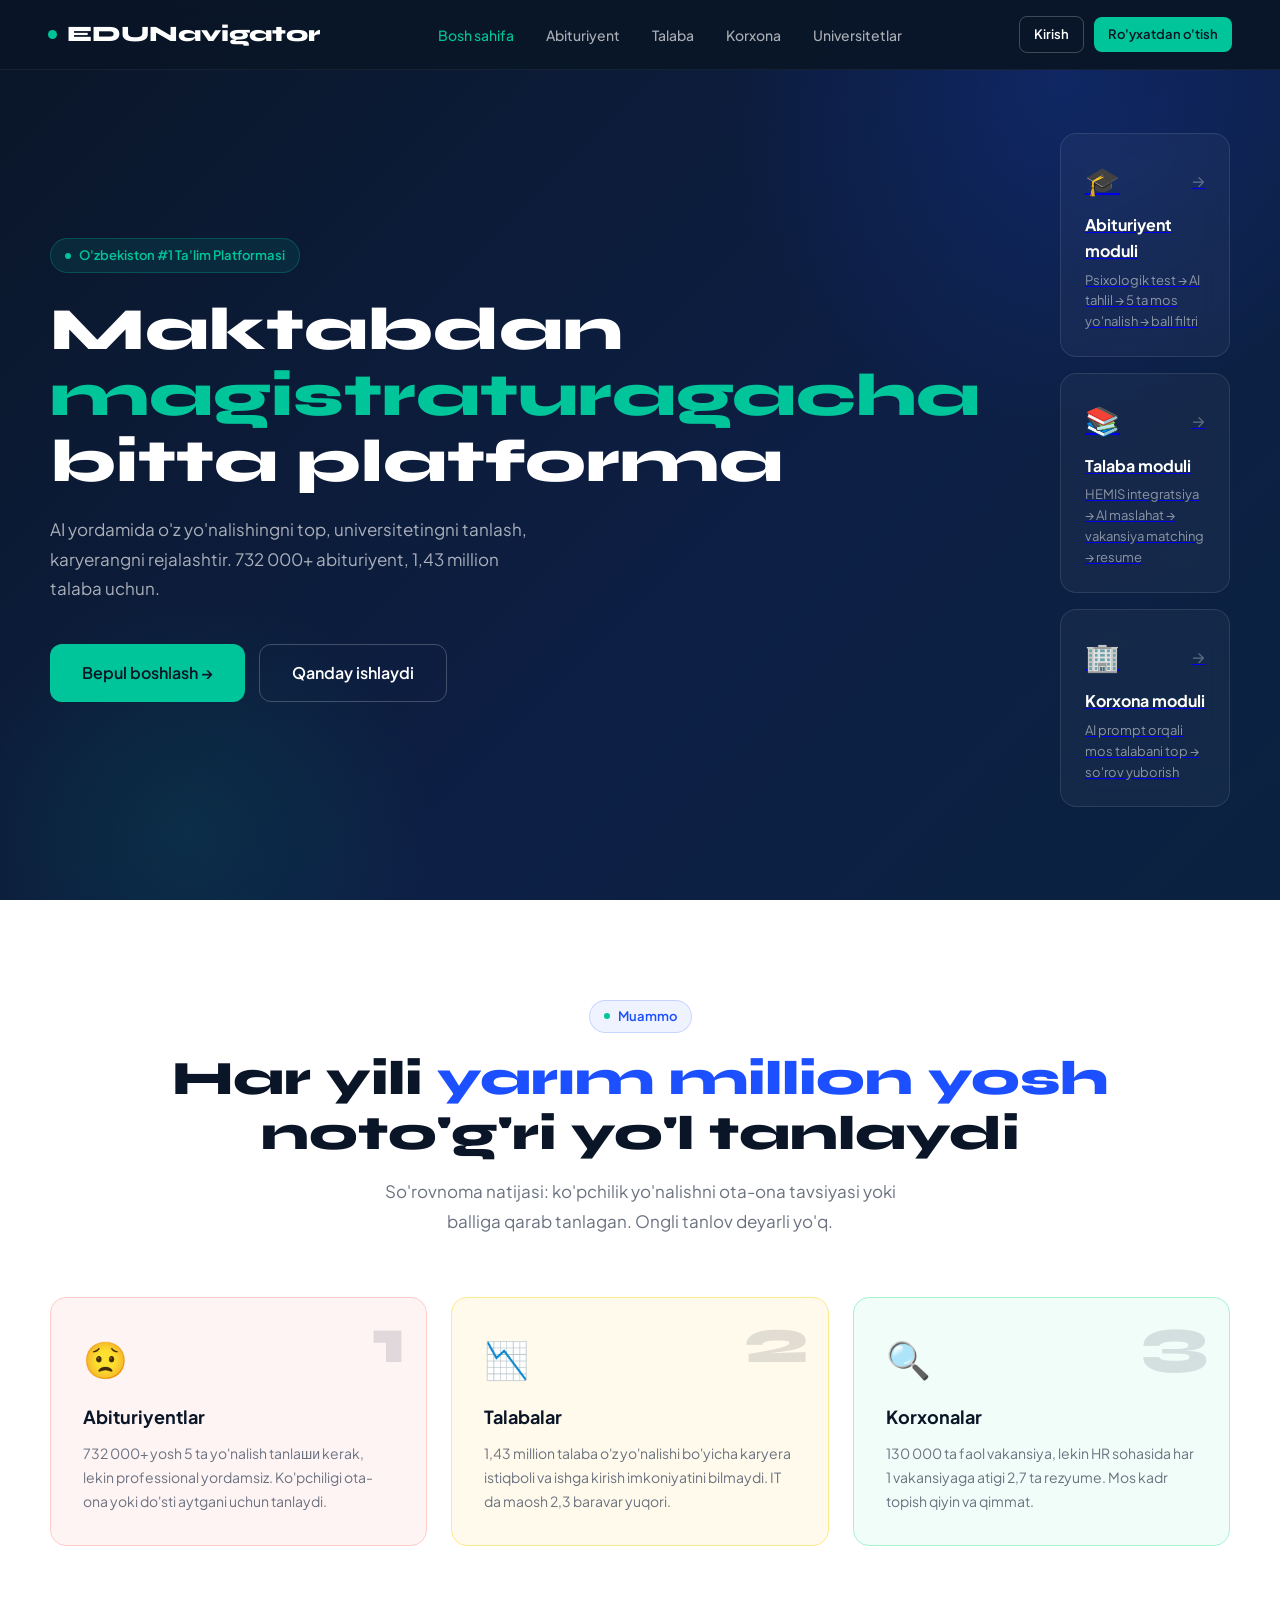
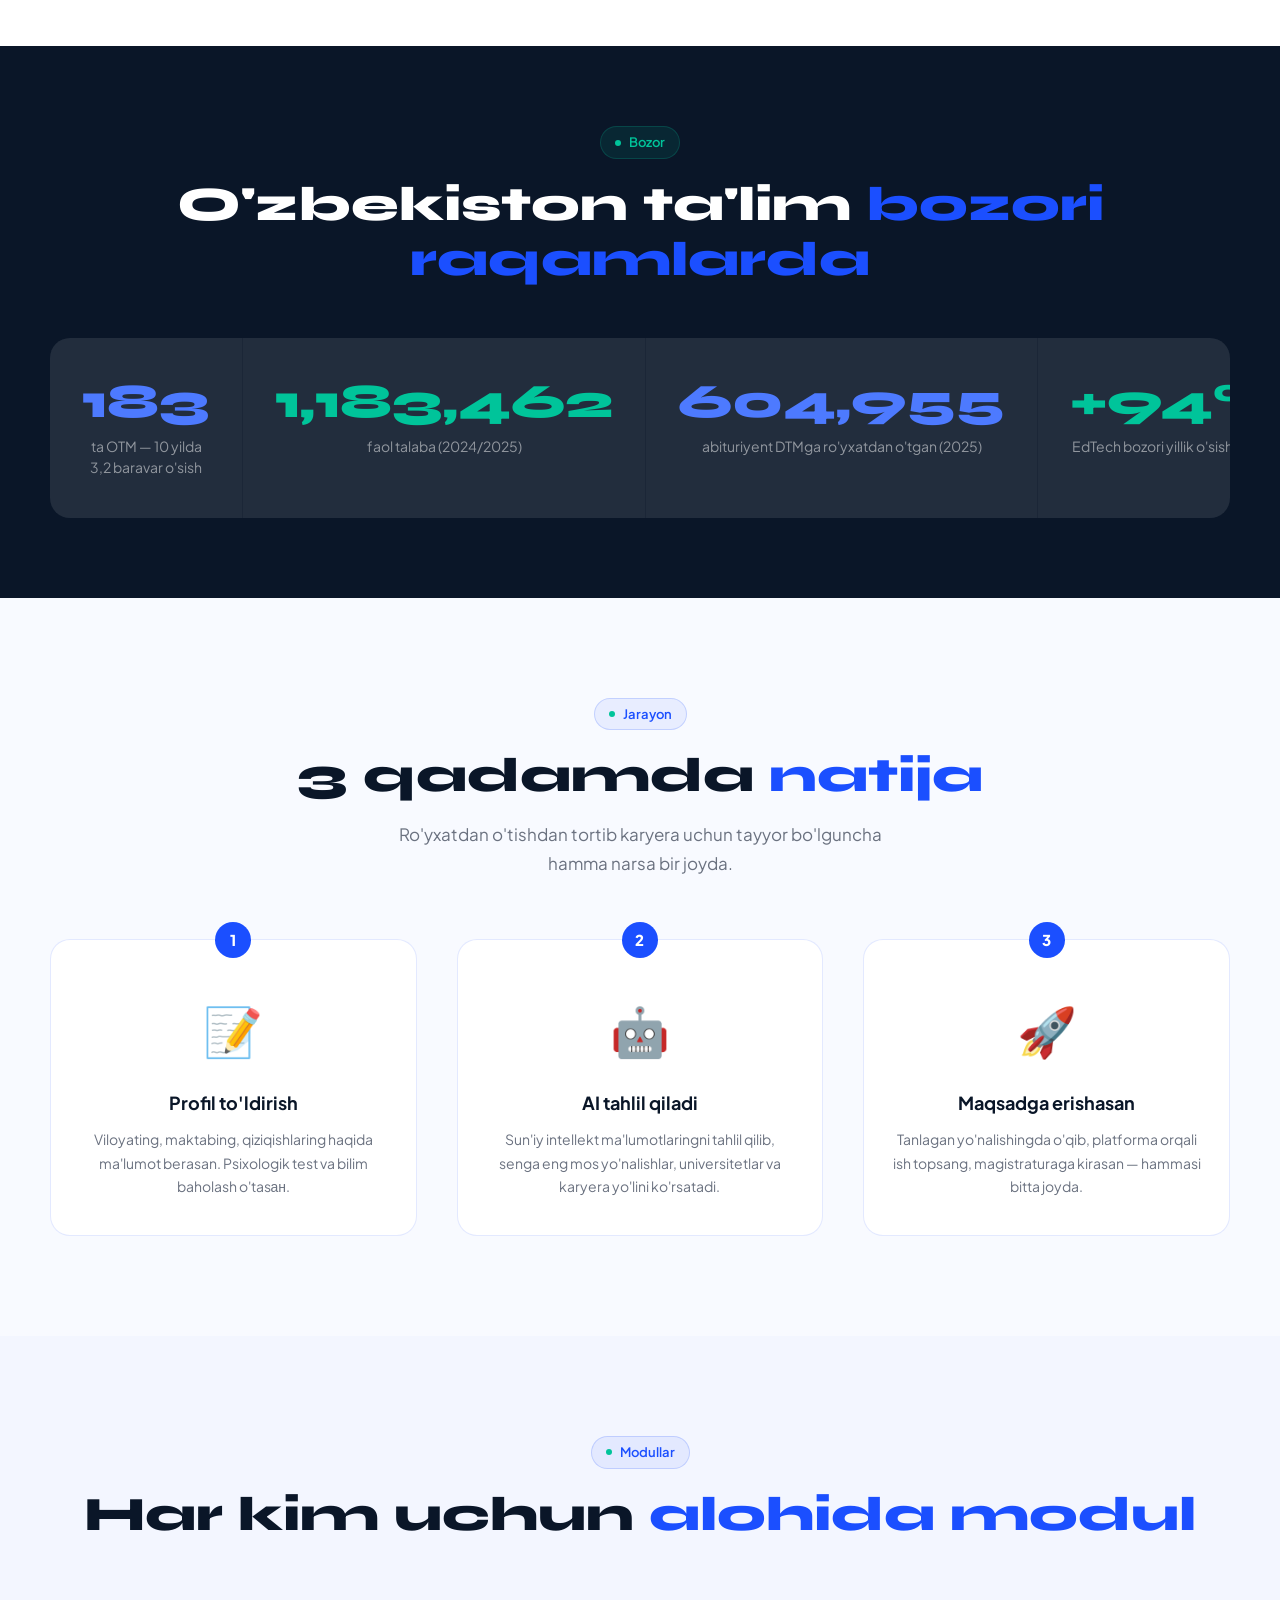
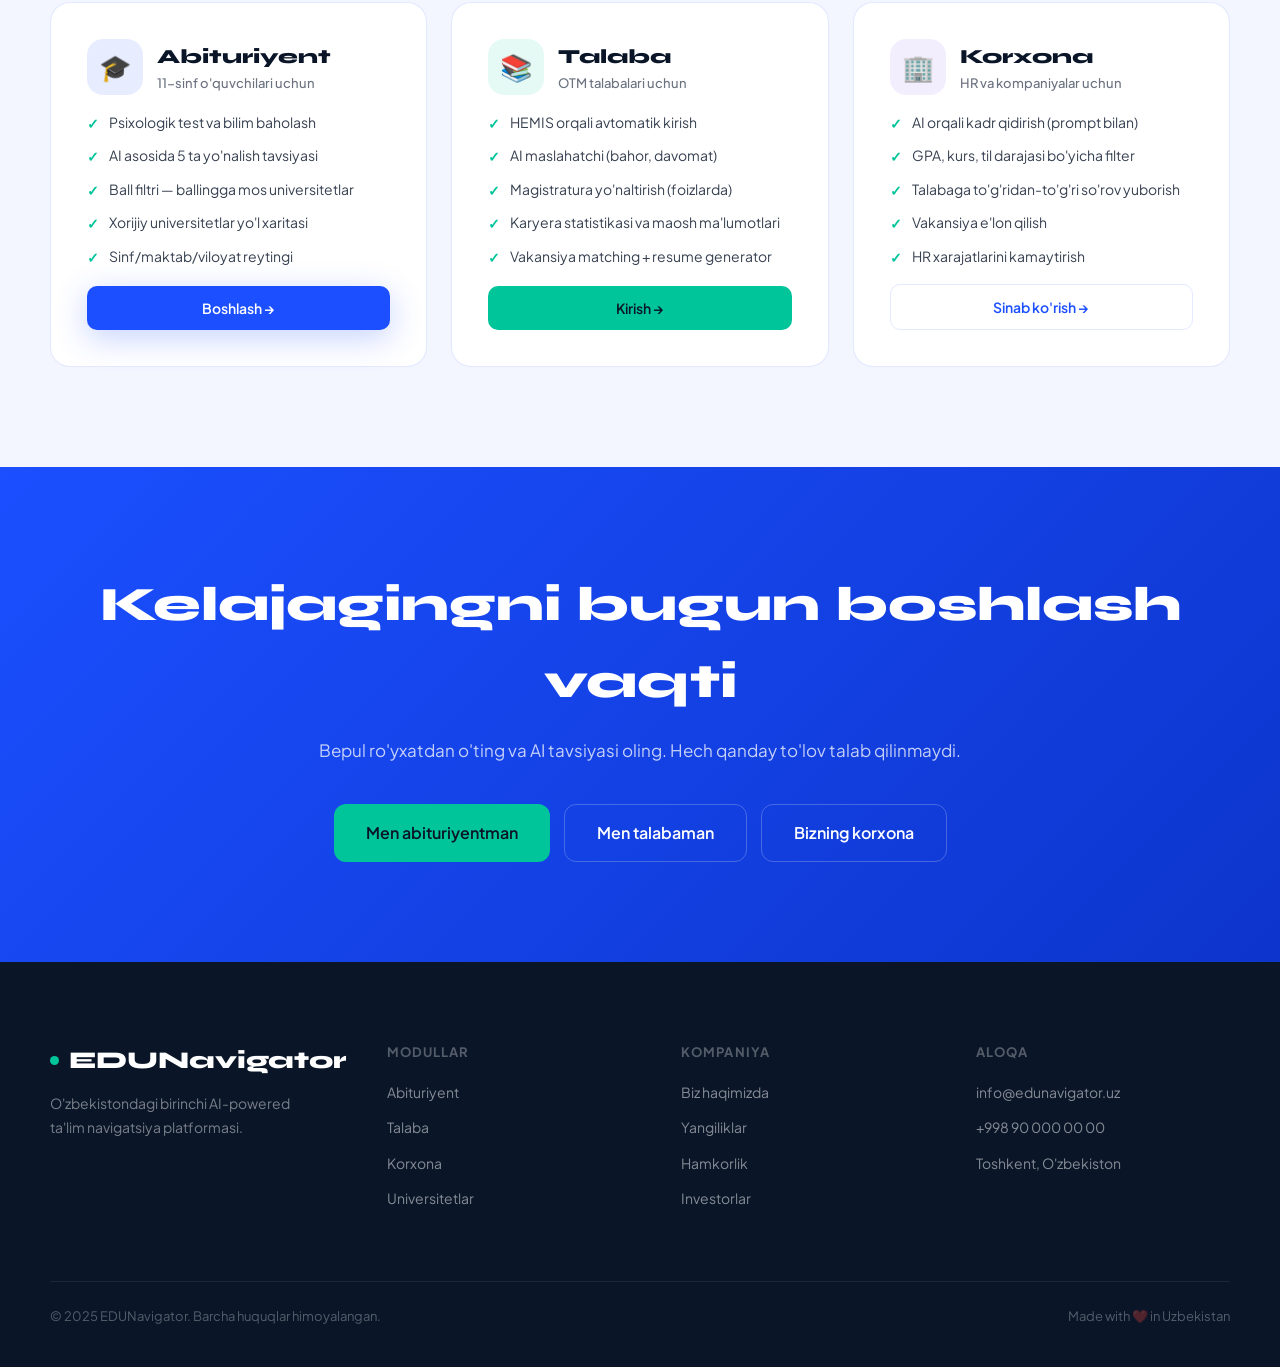
<file: index.html>
<!DOCTYPE html>
<html lang="uz">
<head>
<meta charset="UTF-8">
<meta name="viewport" content="width=device-width, initial-scale=1.0">
<title>EDUNavigator — Maktabdan magistraturagacha</title>
<link rel="stylesheet" href="css/main.css">
<style>
/* HERO */
.hero {
  min-height: 100vh;
  background: linear-gradient(135deg, var(--dark) 0%, #0d1f45 60%, #0a2240 100%);
  display: flex; align-items: center; justify-content: center;
  padding: 120px 48px 80px;
  position: relative; overflow: hidden;
}
.hero::before {
  content: '';
  position: absolute; top: -30%; right: -10%;
  width: 700px; height: 700px;
  background: radial-gradient(circle, rgba(27,79,255,0.18) 0%, transparent 70%);
  pointer-events: none;
}
.hero::after {
  content: '';
  position: absolute; bottom: -20%; left: -5%;
  width: 500px; height: 500px;
  background: radial-gradient(circle, rgba(0,196,154,0.1) 0%, transparent 70%);
  pointer-events: none;
}
.hero-inner { max-width: 1180px; margin: 0 auto; display: grid; grid-template-columns: 1fr 1fr; gap: 80px; align-items: center; width: 100%; position: relative; z-index: 1; }

.hero-tag {
  display: inline-flex; align-items: center; gap: 8px;
  background: rgba(0,196,154,0.1); color: var(--accent);
  border: 1px solid rgba(0,196,154,0.25);
  padding: 6px 14px; border-radius: 100px;
  font-size: 13px; font-weight: 600; margin-bottom: 24px;
}
.hero-tag span { width: 6px; height: 6px; background: var(--accent); border-radius: 50%; animation: pulse 2s infinite; }

.hero-title {
  font-family: var(--font-display);
  font-size: clamp(36px, 5vw, 60px);
  font-weight: 800; line-height: 1.1;
  color: #fff; margin-bottom: 20px;
}
.hero-title .blue { color: var(--blue-light); }
.hero-title .accent { color: var(--accent); }

.hero-sub {
  font-size: 17px; color: rgba(255,255,255,0.65);
  line-height: 1.75; margin-bottom: 40px; max-width: 480px;
}
.hero-btns { display: flex; gap: 14px; flex-wrap: wrap; }

/* Hero card */
.hero-card-wrap {
  display: flex; flex-direction: column; gap: 16px;
}
.hero-card {
  background: rgba(255,255,255,0.04);
  border: 1px solid rgba(255,255,255,0.1);
  border-radius: 16px; padding: 24px;
  backdrop-filter: blur(12px);
  transition: all 0.3s;
  cursor: pointer;
}
.hero-card:hover { background: rgba(255,255,255,0.08); transform: translateX(8px); }
.hero-card-top { display: flex; align-items: center; justify-content: space-between; margin-bottom: 10px; }
.hero-card-icon { font-size: 28px; }
.hero-card-arrow { color: rgba(255,255,255,0.3); font-size: 18px; transition: all 0.2s; }
.hero-card:hover .hero-card-arrow { color: var(--accent); transform: translateX(4px); }
.hero-card-title { font-size: 16px; font-weight: 700; color: #fff; margin-bottom: 6px; }
.hero-card-desc { font-size: 13px; color: rgba(255,255,255,0.5); line-height: 1.6; }

/* PROBLEM SECTION */
.problem-section {
  background: #fff; padding: 100px 48px;
}
.problem-grid {
  display: grid; grid-template-columns: repeat(3, 1fr); gap: 24px; margin-top: 60px;
}
.problem-card {
  border-radius: 16px; padding: 32px; position: relative; overflow: hidden;
}
.problem-card-1 { background: #FFF4F4; border: 1px solid #FECDCA; }
.problem-card-2 { background: #FFFAEB; border: 1px solid #FEE98A; }
.problem-card-3 { background: #F0FDF9; border: 1px solid #A7F3D0; }
.problem-num {
  font-family: var(--font-display); font-size: 64px; font-weight: 800;
  opacity: 0.12; position: absolute; top: 12px; right: 20px; line-height: 1;
}
.problem-icon { font-size: 36px; margin-bottom: 16px; }
.problem-title { font-size: 18px; font-weight: 700; color: var(--dark); margin-bottom: 10px; }
.problem-text { font-size: 14px; color: var(--gray); line-height: 1.7; }

/* STATS */
.stats-section {
  background: var(--dark); padding: 80px 48px;
}
.stats-inner { max-width: 1180px; margin: 0 auto; }
.stats-grid {
  display: grid; grid-template-columns: repeat(4, 1fr); gap: 1px;
  background: rgba(255,255,255,0.07); border-radius: 20px; overflow: hidden; margin-top: 50px;
}
.stat-item {
  background: rgba(255,255,255,0.03);
  padding: 40px 32px; text-align: center;
  transition: background 0.3s;
}
.stat-item:hover { background: rgba(255,255,255,0.07); }
.stat-item .num {
  font-family: var(--font-display); font-size: 48px; font-weight: 800;
  color: var(--blue-light); line-height: 1; margin-bottom: 10px;
}
.stat-item .num.acc { color: var(--accent); }
.stat-item .lbl { font-size: 14px; color: rgba(255,255,255,0.5); line-height: 1.5; }

/* HOW IT WORKS */
.how-section { padding: 100px 48px; }
.how-grid { display: grid; grid-template-columns: repeat(3, 1fr); gap: 40px; margin-top: 60px; }
.how-step {
  position: relative; padding: 36px 28px;
  background: #fff; border-radius: 20px; border: 1px solid var(--border);
  transition: all 0.3s; text-align: center;
}
.how-step:hover { transform: translateY(-6px); box-shadow: 0 24px 70px rgba(27,79,255,0.12); }
.how-step::before {
  content: attr(data-step);
  position: absolute; top: -18px; left: 50%; transform: translateX(-50%);
  width: 36px; height: 36px; border-radius: 50%;
  background: var(--blue); color: #fff;
  font-size: 15px; font-weight: 800;
  display: flex; align-items: center; justify-content: center;
}
.how-step-icon { font-size: 48px; margin: 16px 0 20px; }
.how-step-title { font-size: 18px; font-weight: 700; color: var(--dark); margin-bottom: 10px; }
.how-step-text { font-size: 14px; color: var(--gray); line-height: 1.7; }

/* MODULES */
.modules-section { background: var(--gray-light); padding: 100px 48px; }
.modules-grid { display: grid; grid-template-columns: repeat(3, 1fr); gap: 24px; margin-top: 60px; }
.module-card {
  background: #fff; border-radius: 20px; padding: 36px;
  border: 1px solid var(--border); transition: all 0.3s;
  display: flex; flex-direction: column; gap: 16px;
}
.module-card:hover { transform: translateY(-6px); box-shadow: 0 30px 80px rgba(10,22,40,0.13); border-color: var(--blue-light); }
.module-top { display: flex; align-items: center; gap: 14px; }
.module-icon { width: 56px; height: 56px; border-radius: 16px; display: flex; align-items: center; justify-content: center; font-size: 26px; flex-shrink: 0; }
.icon-blue { background: rgba(27,79,255,0.1); }
.icon-accent { background: rgba(0,196,154,0.1); }
.icon-purple { background: rgba(139,92,246,0.1); }
.module-name { font-family: var(--font-display); font-size: 20px; font-weight: 800; color: var(--dark); }
.module-for { font-size: 13px; color: var(--gray); font-weight: 500; }
.module-features { list-style: none; display: flex; flex-direction: column; gap: 10px; }
.module-features li { display: flex; align-items: flex-start; gap: 10px; font-size: 14px; color: #374151; }
.module-features li::before { content: '✓'; color: var(--accent); font-weight: 700; flex-shrink: 0; margin-top: 1px; }
.module-cta { margin-top: auto; }

/* CTA SECTION */
.cta-section {
  background: linear-gradient(135deg, var(--blue) 0%, #0d35cc 100%);
  padding: 100px 48px; text-align: center;
}
.cta-title { font-family: var(--font-display); font-size: clamp(28px, 4vw, 48px); font-weight: 800; color: #fff; margin-bottom: 16px; }
.cta-sub { font-size: 17px; color: rgba(255,255,255,0.75); margin-bottom: 40px; }
.cta-btns { display: flex; gap: 14px; justify-content: center; flex-wrap: wrap; }

@media(max-width:900px){
  .hero-inner { grid-template-columns: 1fr; gap: 40px; }
  .hero { padding: 100px 20px 60px; }
  .problem-grid, .how-grid, .modules-grid { grid-template-columns: 1fr; }
  .stats-grid { grid-template-columns: repeat(2,1fr); }
  .problem-section, .how-section, .modules-section, .cta-section { padding: 70px 20px; }
  .stats-section { padding: 60px 20px; }
}
</style>
</head>
<body>

<!-- NAVBAR -->
<nav class="navbar">
  <a href="index.html" class="navbar-logo">
    <span class="logo-dot"></span>EDUNavigator
  </a>
  <ul class="navbar-links">
    <li><a href="index.html" class="active">Bosh sahifa</a></li>
    <li><a href="abituriyent.html">Abituriyent</a></li>
    <li><a href="talaba.html">Talaba</a></li>
    <li><a href="korxona.html">Korxona</a></li>
    <li><a href="universitetlar.html">Universitetlar</a></li>
  </ul>
  <div class="navbar-actions">
    <a href="#" class="btn btn-outline btn-sm">Kirish</a>
    <a href="#" class="btn btn-accent btn-sm">Ro'yxatdan o'tish</a>
  </div>
</nav>

<!-- HERO -->
<section class="hero">
  <div class="hero-inner">
    <div>
      <div class="hero-tag"><span></span>O'zbekiston #1 Ta'lim Platformasi</div>
      <h1 class="hero-title">
        Maktabdan<br>
        <span class="accent">magistraturagacha</span><br>
        bitta platforma
      </h1>
      <p class="hero-sub">
        AI yordamida o'z yo'nalishingni top, universitetingni tanlash, karyerangni rejalashtir.
        732 000+ abituriyent, 1,43 million talaba uchun.
      </p>
      <div class="hero-btns">
        <a href="abituriyent.html" class="btn btn-accent btn-lg">Bepul boshlash →</a>
        <a href="#how" class="btn btn-outline btn-lg">Qanday ishlaydi</a>
      </div>
    </div>
    <div class="hero-card-wrap">
      <a href="abituriyent.html" class="hero-card">
        <div class="hero-card-top">
          <span class="hero-card-icon">🎓</span>
          <span class="hero-card-arrow">→</span>
        </div>
        <div class="hero-card-title">Abituriyent moduli</div>
        <div class="hero-card-desc">Psixologik test → AI tahlil → 5 ta mos yo'nalish → ball filtri</div>
      </a>
      <a href="talaba.html" class="hero-card">
        <div class="hero-card-top">
          <span class="hero-card-icon">📚</span>
          <span class="hero-card-arrow">→</span>
        </div>
        <div class="hero-card-title">Talaba moduli</div>
        <div class="hero-card-desc">HEMIS integratsiya → AI maslahat → vakansiya matching → resume</div>
      </a>
      <a href="korxona.html" class="hero-card">
        <div class="hero-card-top">
          <span class="hero-card-icon">🏢</span>
          <span class="hero-card-arrow">→</span>
        </div>
        <div class="hero-card-title">Korxona moduli</div>
        <div class="hero-card-desc">AI prompt orqali mos talabani top → so'rov yuborish</div>
      </a>
    </div>
  </div>
</section>

<!-- PROBLEM -->
<section class="problem-section">
  <div class="container">
    <div class="text-center">
      <div class="section-tag"><span class="dot"></span>Muammo</div>
      <h2 class="section-title">Har yili <span>yarım million yosh</span> noto'g'ri yo'l tanlaydi</h2>
      <p class="section-sub" style="margin: 0 auto;">So'rovnoma natijasi: ko'pchilik yo'nalishni ota-ona tavsiyasi yoki balliga qarab tanlagan. Ongli tanlov deyarli yo'q.</p>
    </div>
    <div class="problem-grid">
      <div class="problem-card problem-card-1 fade-up">
        <div class="problem-num">1</div>
        <div class="problem-icon">😟</div>
        <div class="problem-title">Abituriyentlar</div>
        <div class="problem-text">732 000+ yosh 5 ta yo'nalish tanlaши kerak, lekin professional yordamsiz. Ko'pchiligi ota-ona yoki do'sti aytgani uchun tanlaydi.</div>
      </div>
      <div class="problem-card problem-card-2 fade-up">
        <div class="problem-num">2</div>
        <div class="problem-icon">📉</div>
        <div class="problem-title">Talabalar</div>
        <div class="problem-text">1,43 million talaba o'z yo'nalishi bo'yicha karyera istiqboli va ishga kirish imkoniyatini bilmaydi. IT da maosh 2,3 baravar yuqori.</div>
      </div>
      <div class="problem-card problem-card-3 fade-up">
        <div class="problem-num">3</div>
        <div class="problem-icon">🔍</div>
        <div class="problem-title">Korxonalar</div>
        <div class="problem-text">130 000 ta faol vakansiya, lekin HR sohasida har 1 vakansiyaga atigi 2,7 ta rezyume. Mos kadr topish qiyin va qimmat.</div>
      </div>
    </div>
  </div>
</section>

<!-- STATS -->
<section class="stats-section">
  <div class="stats-inner">
    <div class="text-center">
      <div class="section-tag" style="background:rgba(0,196,154,0.1);color:var(--accent);border-color:rgba(0,196,154,0.2)"><span class="dot"></span>Bozor</div>
      <h2 class="section-title text-white">O'zbekiston ta'lim <span>bozori raqamlarda</span></h2>
    </div>
    <div class="stats-grid">
      <div class="stat-item fade-up">
        <div class="num" data-target="222">0</div>
        <div class="lbl">ta OTM — 10 yilda 3,2 baravar o'sish</div>
      </div>
      <div class="stat-item fade-up">
        <div class="num acc" data-target="1432800">0</div>
        <div class="lbl">faol talaba (2024/2025)</div>
      </div>
      <div class="stat-item fade-up">
        <div class="num" data-target="732411">0</div>
        <div class="lbl">abituriyent DTMga ro'yxatdan o'tgan (2025)</div>
      </div>
      <div class="stat-item fade-up">
        <div class="num acc">+94%</div>
        <div class="lbl">EdTech bozori yillik o'sish sur'ati</div>
      </div>
    </div>
  </div>
</section>

<!-- HOW IT WORKS -->
<section class="how-section" id="how">
  <div class="container">
    <div class="text-center">
      <div class="section-tag"><span class="dot"></span>Jarayon</div>
      <h2 class="section-title">3 qadamda <span>natija</span></h2>
      <p class="section-sub" style="margin: 0 auto;">Ro'yxatdan o'tishdan tortib karyera uchun tayyor bo'lguncha hamma narsa bir joyda.</p>
    </div>
    <div class="how-grid">
      <div class="how-step fade-up" data-step="1">
        <div class="how-step-icon">📝</div>
        <div class="how-step-title">Profil to'ldirish</div>
        <div class="how-step-text">Viloyating, maktabing, qiziqishlaring haqida ma'lumot berasan. Psixologik test va bilim baholash o'tasан.</div>
      </div>
      <div class="how-step fade-up" data-step="2">
        <div class="how-step-icon">🤖</div>
        <div class="how-step-title">AI tahlil qiladi</div>
        <div class="how-step-text">Sun'iy intellekt ma'lumotlaringni tahlil qilib, senga eng mos yo'nalishlar, universitetlar va karyera yo'lini ko'rsatadi.</div>
      </div>
      <div class="how-step fade-up" data-step="3">
        <div class="how-step-icon">🚀</div>
        <div class="how-step-title">Maqsadga erishasan</div>
        <div class="how-step-text">Tanlagan yo'nalishingda o'qib, platforma orqali ish topsang, magistraturaga kirasan — hammasi bitta joyda.</div>
      </div>
    </div>
  </div>
</section>

<!-- MODULES -->
<section class="modules-section">
  <div class="container">
    <div class="text-center">
      <div class="section-tag"><span class="dot"></span>Modullar</div>
      <h2 class="section-title">Har kim uchun <span>alohida modul</span></h2>
    </div>
    <div class="modules-grid">
      <!-- Abituriyent -->
      <div class="module-card fade-up">
        <div class="module-top">
          <div class="module-icon icon-blue">🎓</div>
          <div>
            <div class="module-name">Abituriyent</div>
            <div class="module-for">11-sinf o'quvchilari uchun</div>
          </div>
        </div>
        <ul class="module-features">
          <li>Psixologik test va bilim baholash</li>
          <li>AI asosida 5 ta yo'nalish tavsiyasi</li>
          <li>Ball filtri — ballingga mos universitetlar</li>
          <li>Xorijiy universitetlar yo'l xaritasi</li>
          <li>Sinf/maktab/viloyat reytingi</li>
        </ul>
        <div class="module-cta">
          <a href="abituriyent.html" class="btn btn-primary" style="width:100%; justify-content:center;">Boshlash →</a>
        </div>
      </div>
      <!-- Talaba -->
      <div class="module-card fade-up">
        <div class="module-top">
          <div class="module-icon icon-accent">📚</div>
          <div>
            <div class="module-name">Talaba</div>
            <div class="module-for">OTM talabalari uchun</div>
          </div>
        </div>
        <ul class="module-features">
          <li>HEMIS orqali avtomatik kirish</li>
          <li>AI maslahatchi (bahor, davomat)</li>
          <li>Magistratura yo'naltirish (foizlarda)</li>
          <li>Karyera statistikasi va maosh ma'lumotlari</li>
          <li>Vakansiya matching + resume generator</li>
        </ul>
        <div class="module-cta">
          <a href="talaba.html" class="btn btn-accent" style="width:100%; justify-content:center;">Kirish →</a>
        </div>
      </div>
      <!-- Korxona -->
      <div class="module-card fade-up">
        <div class="module-top">
          <div class="module-icon icon-purple">🏢</div>
          <div>
            <div class="module-name">Korxona</div>
            <div class="module-for">HR va kompaniyalar uchun</div>
          </div>
        </div>
        <ul class="module-features">
          <li>AI orqali kadr qidirish (prompt bilan)</li>
          <li>GPA, kurs, til darajasi bo'yicha filter</li>
          <li>Talabaga to'g'ridan-to'g'ri so'rov yuborish</li>
          <li>Vakansiya e'lon qilish</li>
          <li>HR xarajatlarini kamaytirish</li>
        </ul>
        <div class="module-cta">
          <a href="korxona.html" class="btn btn-ghost" style="width:100%; justify-content:center;">Sinab ko'rish →</a>
        </div>
      </div>
    </div>
  </div>
</section>

<!-- CTA -->
<section class="cta-section">
  <div class="container">
    <h2 class="cta-title">Kelajagingni bugun boshlash vaqti</h2>
    <p class="cta-sub">Bepul ro'yxatdan o'ting va AI tavsiyasi oling. Hech qanday to'lov talab qilinmaydi.</p>
    <div class="cta-btns">
      <a href="abituriyent.html" class="btn btn-accent btn-lg">Men abituriyentman</a>
      <a href="talaba.html" class="btn btn-outline btn-lg">Men talabaman</a>
      <a href="korxona.html" class="btn btn-outline btn-lg">Bizning korxona</a>
    </div>
  </div>
</section>

<!-- FOOTER -->
<footer class="footer">
  <div class="container">
    <div class="grid-4" style="gap:40px;">
      <div>
        <div class="footer-logo"><span class="logo-dot"></span>EDUNavigator</div>
        <div class="footer-desc">O'zbekistondagi birinchi AI-powered ta'lim navigatsiya platformasi.</div>
      </div>
      <div>
        <div class="footer-heading">Modullar</div>
        <ul class="footer-links">
          <li><a href="abituriyent.html">Abituriyent</a></li>
          <li><a href="talaba.html">Talaba</a></li>
          <li><a href="korxona.html">Korxona</a></li>
          <li><a href="universitetlar.html">Universitetlar</a></li>
        </ul>
      </div>
      <div>
        <div class="footer-heading">Kompaniya</div>
        <ul class="footer-links">
          <li><a href="#">Biz haqimizda</a></li>
          <li><a href="#">Yangiliklar</a></li>
          <li><a href="#">Hamkorlik</a></li>
          <li><a href="#">Investorlar</a></li>
        </ul>
      </div>
      <div>
        <div class="footer-heading">Aloqa</div>
        <ul class="footer-links">
          <li><a href="#">info@edunavigator.uz</a></li>
          <li><a href="#">+998 90 000 00 00</a></li>
          <li><a href="#">Toshkent, O'zbekiston</a></li>
        </ul>
      </div>
    </div>
    <div class="footer-bottom">
      <span>© 2025 EDUNavigator. Barcha huquqlar himoyalangan.</span>
      <span>Made with ❤️ in Uzbekistan</span>
    </div>
  </div>
</footer>

<script src="js/main.js"></script>
</body>
</html>
</file>
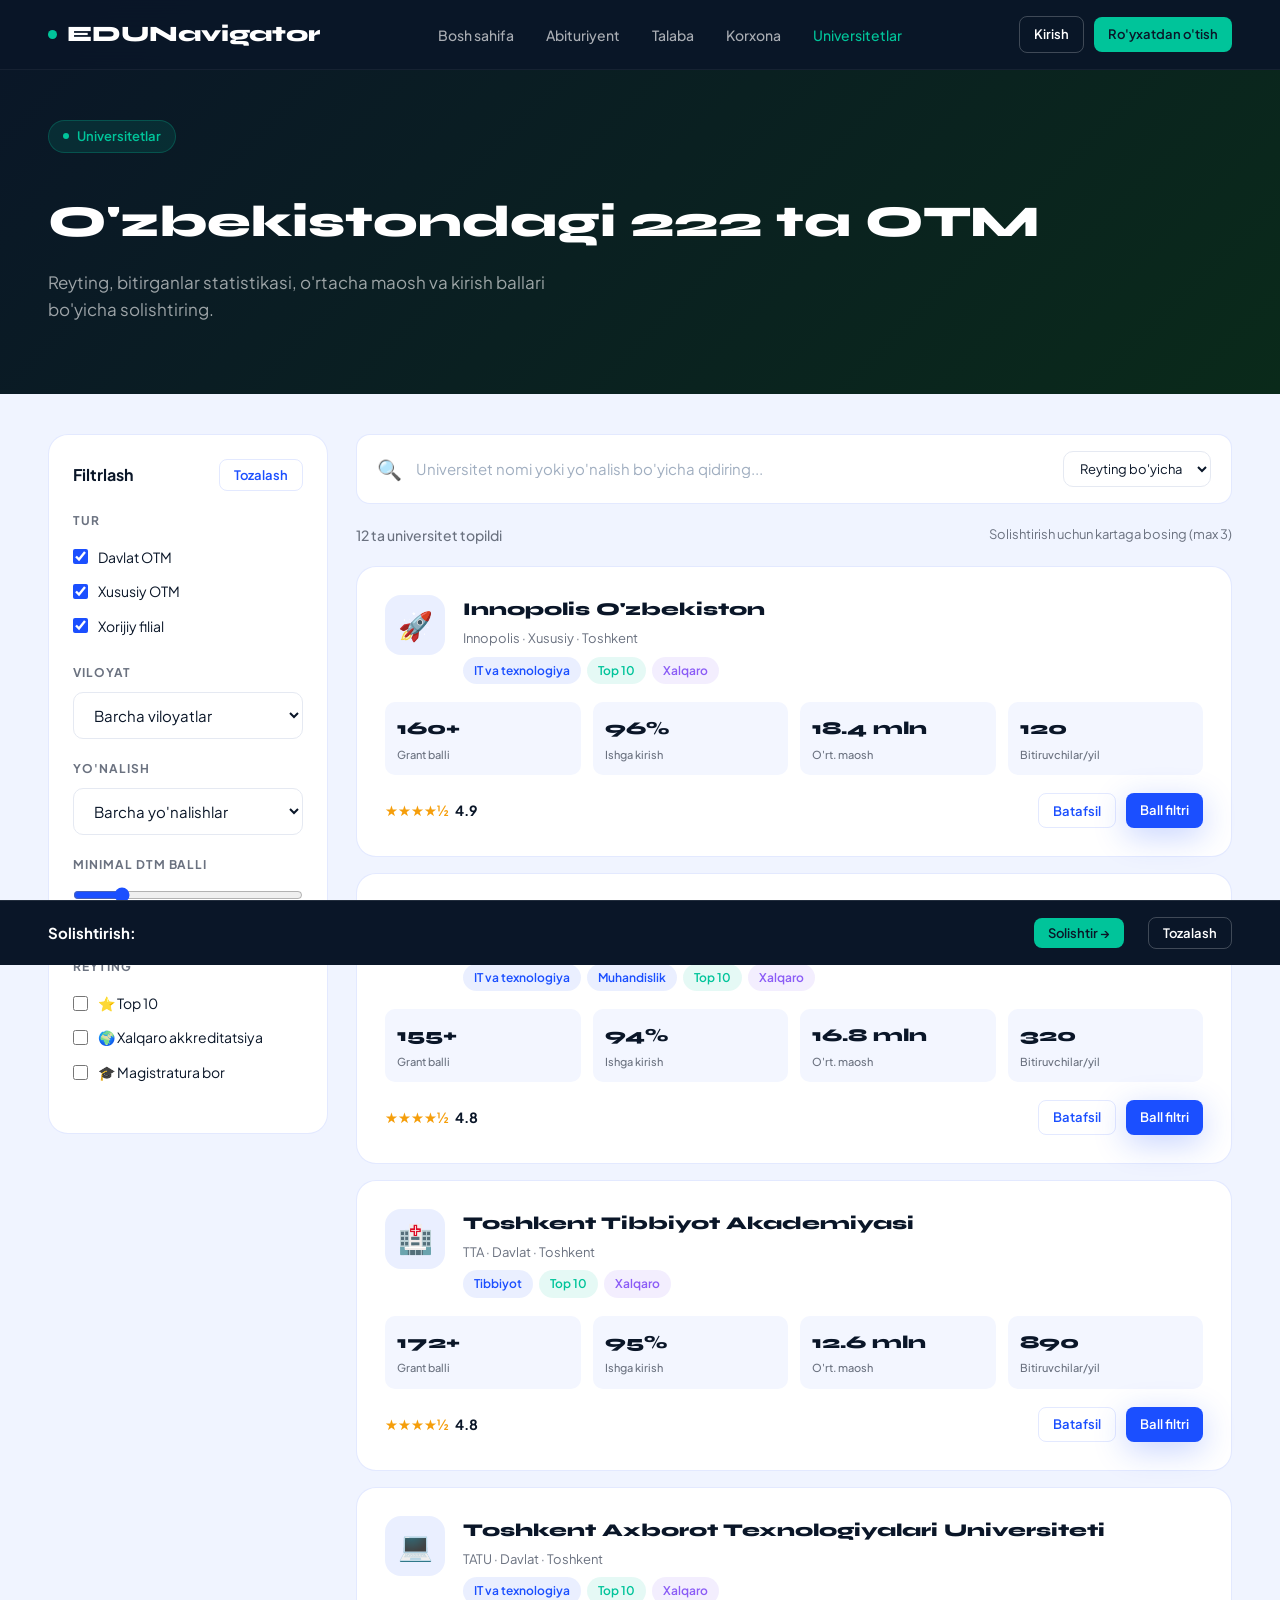
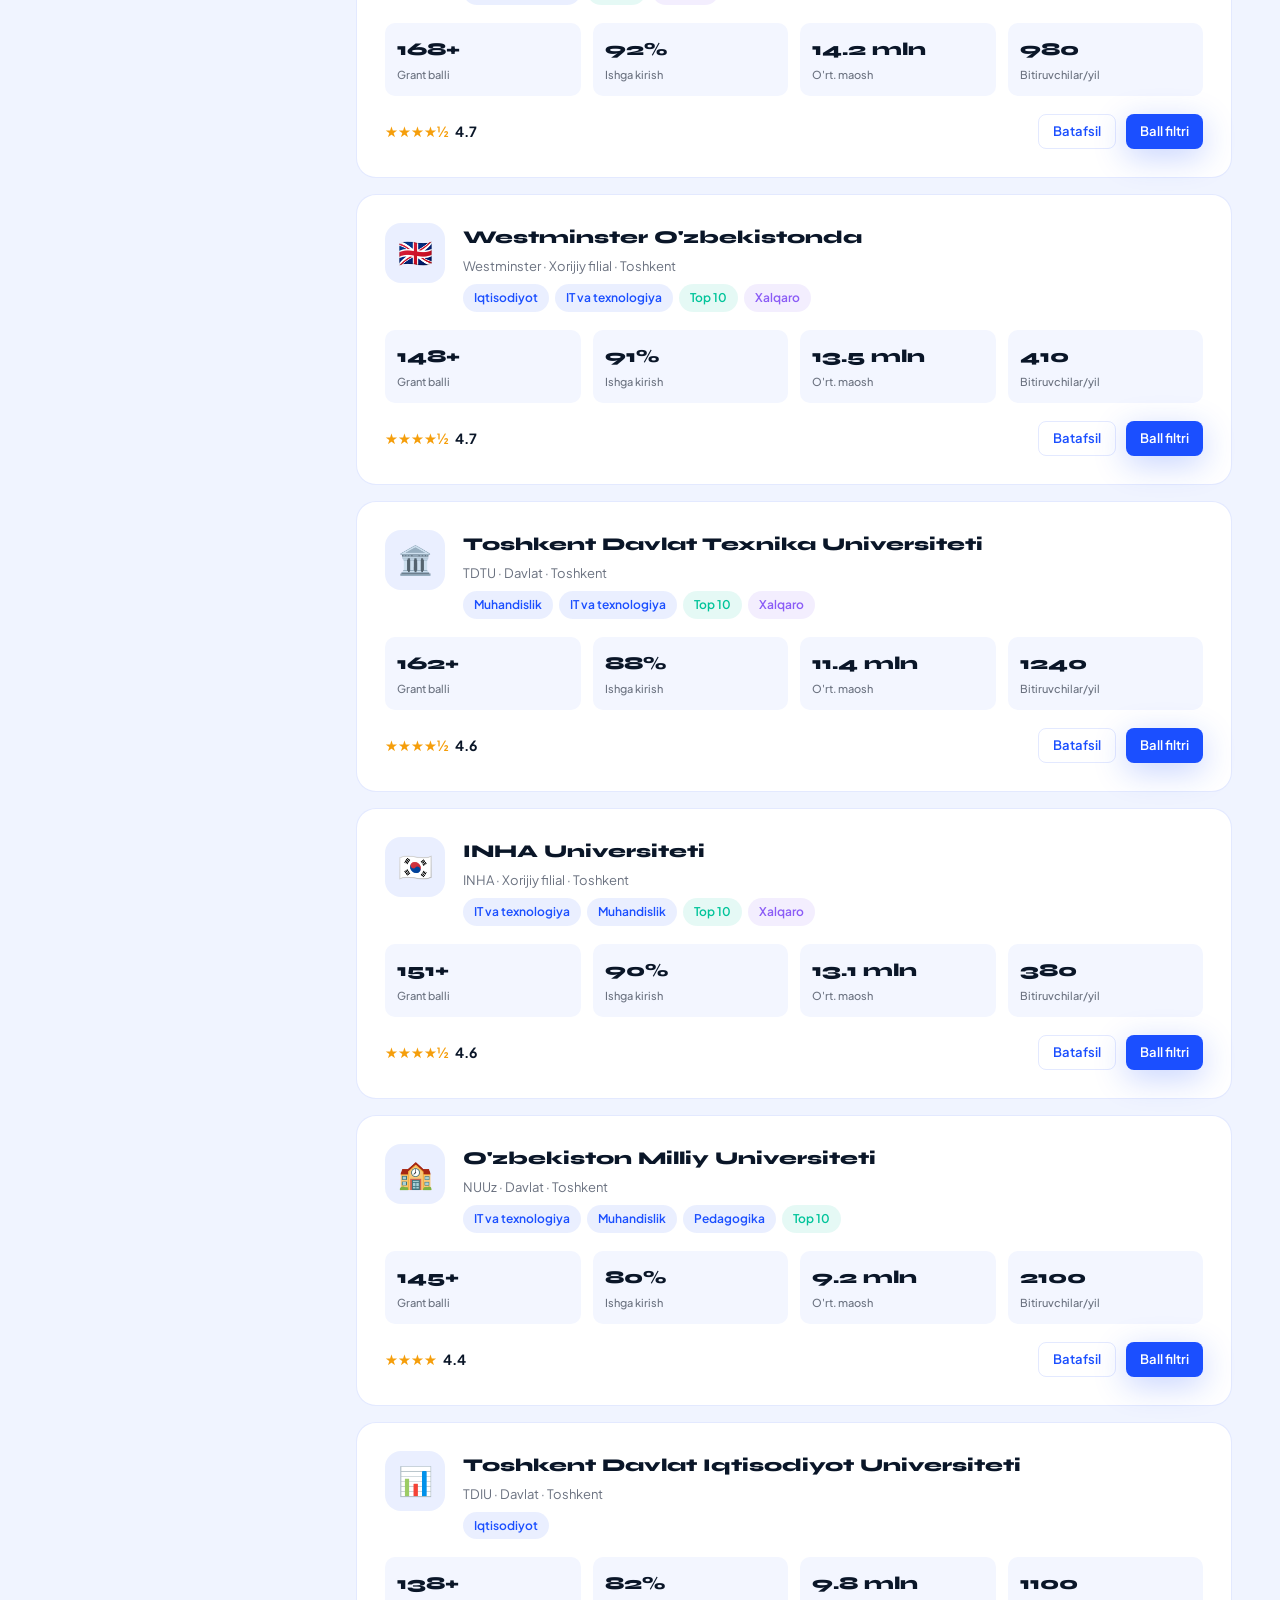
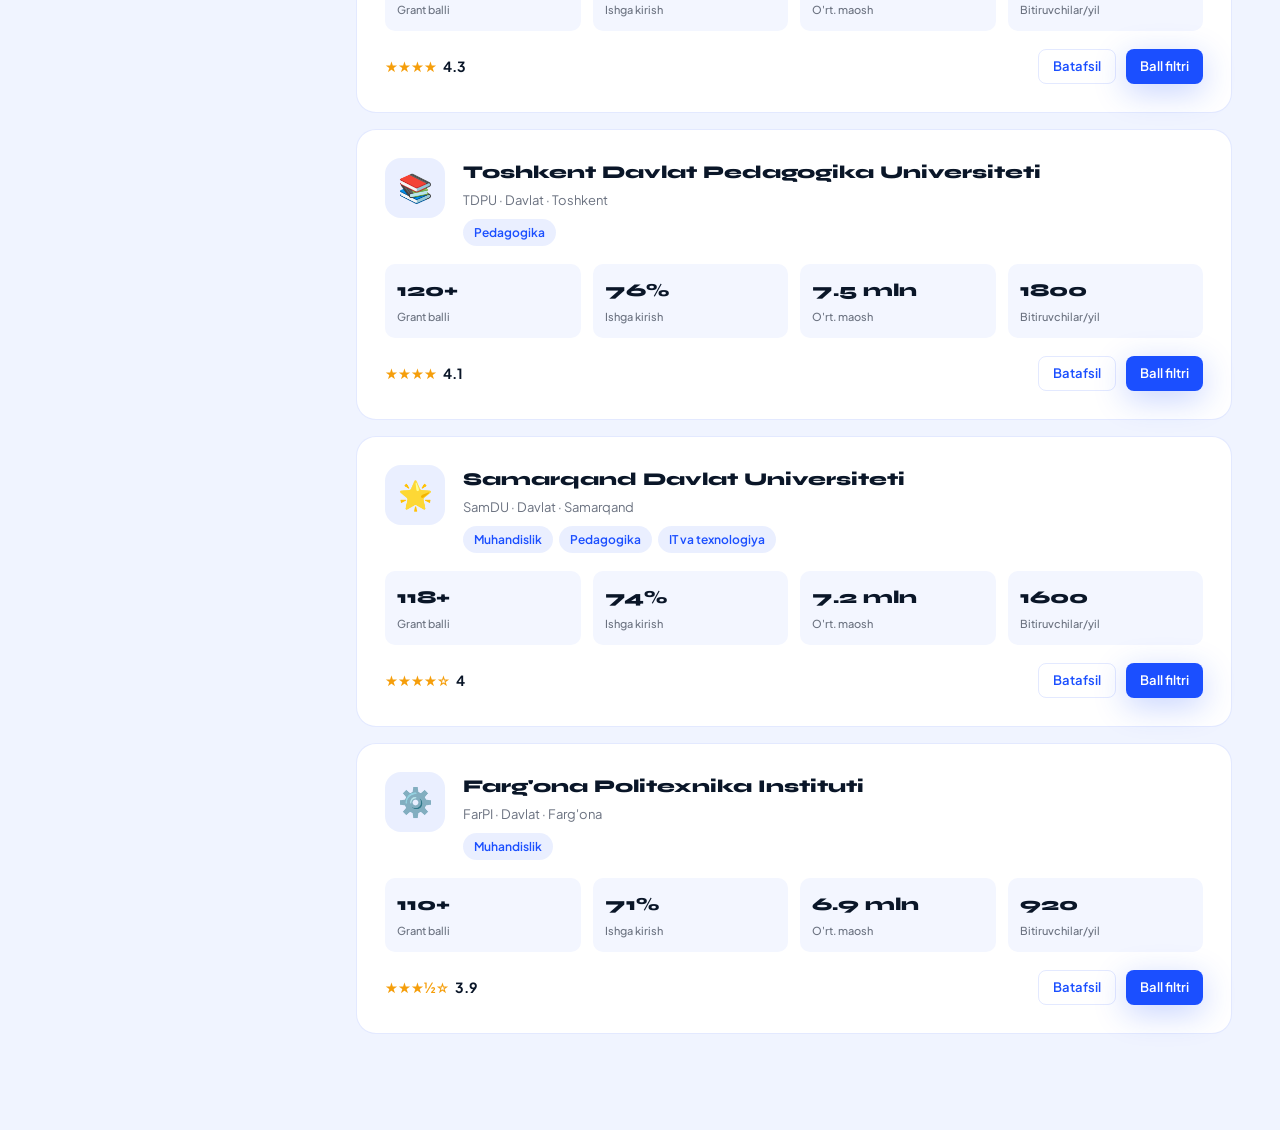
<file: universitetlar.html>
<!DOCTYPE html>
<html lang="uz">
<head>
<meta charset="UTF-8">
<meta name="viewport" content="width=device-width, initial-scale=1.0">
<title>Universitetlar — EDUNavigator</title>
<link rel="stylesheet" href="css/main.css">
<style>
.page-header {
  background: linear-gradient(135deg, #0A1628 0%, #0a2a1a 100%);
  padding: 120px 48px 70px;
}
.page-header-inner { max-width: 1280px; margin: 0 auto; }
.page-header h1 { font-family: var(--font-display); font-size: 44px; font-weight: 800; color: #fff; margin: 16px 0 12px; }
.page-header p { font-size: 17px; color: rgba(255,255,255,0.6); max-width: 500px; }

.uni-layout { max-width: 1280px; margin: 0 auto; padding: 40px 48px 80px; display: grid; grid-template-columns: 280px 1fr; gap: 28px; align-items: start; }

/* FILTERS */
.filter-panel { background: #fff; border-radius: 20px; border: 1px solid var(--border); padding: 24px; position: sticky; top: 90px; }
.filter-title { font-size: 16px; font-weight: 700; color: var(--dark); margin-bottom: 20px; display: flex; align-items: center; justify-content: space-between; }
.filter-group { margin-bottom: 20px; }
.filter-group-title { font-size: 12px; font-weight: 700; color: var(--gray); text-transform: uppercase; letter-spacing: 0.08em; margin-bottom: 10px; }
.filter-check { display: flex; align-items: center; gap: 10px; padding: 6px 0; cursor: pointer; font-size: 14px; color: var(--dark); }
.filter-check input { accent-color: var(--blue); width: 15px; height: 15px; }
.filter-range { width: 100%; accent-color: var(--blue); }

/* UNI GRID */
.uni-main { display: flex; flex-direction: column; gap: 20px; }
.uni-search-bar { background: #fff; border-radius: 14px; border: 1px solid var(--border); padding: 16px 20px; display: flex; gap: 14px; align-items: center; }
.uni-search-input { flex: 1; border: none; outline: none; font-family: var(--font); font-size: 15px; color: var(--dark); }
.uni-search-input::placeholder { color: #A0AEC0; }
.uni-sort { display: flex; gap: 8px; }

.uni-results-info { font-size: 14px; color: var(--gray); font-weight: 500; }

/* UNI CARD */
.uni-card {
  background: #fff; border-radius: 20px; border: 1px solid var(--border);
  padding: 28px; transition: all 0.3s; cursor: pointer;
}
.uni-card:hover { border-color: var(--blue-light); box-shadow: 0 20px 60px rgba(10,22,40,0.1); transform: translateY(-3px); }
.uni-card.selected { border-color: var(--accent); border-width: 2px; }
.uni-card-top { display: flex; align-items: flex-start; gap: 18px; margin-bottom: 18px; }
.uni-logo-big { width: 60px; height: 60px; border-radius: 16px; background: rgba(27,79,255,0.09); display: flex; align-items: center; justify-content: center; font-size: 28px; flex-shrink: 0; }
.uni-card-name { font-family: var(--font-display); font-size: 18px; font-weight: 800; color: var(--dark); margin-bottom: 4px; }
.uni-card-short { font-size: 13px; color: var(--gray); margin-bottom: 8px; }
.uni-card-tags { display: flex; flex-wrap: wrap; gap: 6px; }
.uni-card-stats { display: grid; grid-template-columns: repeat(4,1fr); gap: 12px; margin-bottom: 18px; }
.uc-stat { background: var(--gray-light); border-radius: 10px; padding: 12px; }
.uc-stat-val { font-size: 18px; font-weight: 800; color: var(--dark); font-family: var(--font-display); margin-bottom: 3px; }
.uc-stat-lbl { font-size: 11px; color: var(--gray); font-weight: 500; }
.uni-card-foot { display: flex; align-items: center; justify-content: space-between; }
.uni-rating { display: flex; align-items: center; gap: 6px; font-size: 14px; font-weight: 700; color: var(--dark); }
.stars { color: #F59E0B; }

/* COMPARE */
.compare-bar {
  position: fixed; bottom: 0; left: 0; right: 0; z-index: 500;
  background: var(--dark); padding: 16px 48px;
  display: flex; align-items: center; gap: 24px;
  transform: translateY(100%); transition: transform 0.3s;
  border-top: 1px solid rgba(255,255,255,0.1);
}
.compare-bar.visible { transform: translateY(0); }
.compare-bar-title { font-weight: 700; color: #fff; font-size: 15px; flex-shrink: 0; }
.compare-items { display: flex; gap: 12px; flex: 1; }
.compare-item { background: rgba(255,255,255,0.08); border-radius: 10px; padding: 8px 14px; display: flex; align-items: center; gap: 10px; font-size: 14px; color: #fff; font-weight: 600; }
.compare-item-del { background: none; border: none; color: rgba(255,255,255,0.4); cursor: pointer; font-size: 16px; }
.compare-item-del:hover { color: #fff; }

/* MODAL COMPARE */
.compare-modal-wrap { overflow-x: auto; }
.compare-table { width: 100%; border-collapse: collapse; min-width: 500px; }
.compare-table th { background: var(--dark); color: #fff; padding: 14px 16px; font-size: 13px; font-weight: 700; text-align: center; }
.compare-table td { padding: 12px 16px; border-bottom: 1px solid #F3F6FF; font-size: 14px; text-align: center; }
.compare-table tr:last-child td { border-bottom: none; }
.compare-table .row-lbl { font-weight: 700; color: var(--dark); text-align: left; background: #F8FBFF; }

@media(max-width:900px){
  .uni-layout { grid-template-columns: 1fr; padding: 20px; }
  .filter-panel { position: static; }
  .page-header { padding: 100px 20px 50px; }
  .page-header h1 { font-size: 30px; }
  .uni-card-stats { grid-template-columns: repeat(2,1fr); }
  .compare-bar { padding: 14px 20px; flex-wrap: wrap; }
}
</style>
</head>
<body>

<nav class="navbar">
  <a href="index.html" class="navbar-logo"><span class="logo-dot"></span>EDUNavigator</a>
  <ul class="navbar-links">
    <li><a href="index.html">Bosh sahifa</a></li>
    <li><a href="abituriyent.html">Abituriyent</a></li>
    <li><a href="talaba.html">Talaba</a></li>
    <li><a href="korxona.html">Korxona</a></li>
    <li><a href="universitetlar.html" class="active">Universitetlar</a></li>
  </ul>
  <div class="navbar-actions">
    <a href="#" class="btn btn-outline btn-sm">Kirish</a>
    <a href="#" class="btn btn-accent btn-sm">Ro'yxatdan o'tish</a>
  </div>
</nav>

<div class="page-header">
  <div class="page-header-inner">
    <div class="section-tag" style="background:rgba(0,196,154,0.12);color:var(--accent);border-color:rgba(0,196,154,0.25)"><span class="dot"></span>Universitetlar</div>
    <h1>O'zbekistondagi 222 ta OTM</h1>
    <p>Reyting, bitirganlar statistikasi, o'rtacha maosh va kirish ballari bo'yicha solishtiring.</p>
  </div>
</div>

<div style="background:#f0f4ff">
<div class="uni-layout">
  <!-- FILTERS -->
  <div class="filter-panel">
    <div class="filter-title">Filtrlash <button class="btn btn-ghost btn-sm" onclick="resetFilters()">Tozalash</button></div>

    <div class="filter-group">
      <div class="filter-group-title">Tur</div>
      <label class="filter-check"><input type="checkbox" checked onchange="applyFilters()"> Davlat OTM</label>
      <label class="filter-check"><input type="checkbox" checked onchange="applyFilters()"> Xususiy OTM</label>
      <label class="filter-check"><input type="checkbox" checked onchange="applyFilters()"> Xorijiy filial</label>
    </div>

    <div class="filter-group">
      <div class="filter-group-title">Viloyat</div>
      <select class="form-select" onchange="applyFilters()" id="region-filter">
        <option value="">Barcha viloyatlar</option>
        <option>Toshkent</option>
        <option>Samarqand</option>
        <option>Farg'ona</option>
        <option>Buxoro</option>
        <option>Andijon</option>
      </select>
    </div>

    <div class="filter-group">
      <div class="filter-group-title">Yo'nalish</div>
      <select class="form-select" onchange="applyFilters()" id="dir-filter">
        <option value="">Barcha yo'nalishlar</option>
        <option>IT va texnologiya</option>
        <option>Muhandislik</option>
        <option>Iqtisodiyot</option>
        <option>Tibbiyot</option>
        <option>Pedagogika</option>
        <option>Huquq</option>
      </select>
    </div>

    <div class="filter-group">
      <div class="filter-group-title">Minimal DTM balli</div>
      <input type="range" class="filter-range" id="ball-range" min="80" max="185" value="100" oninput="document.getElementById('ball-val').textContent=this.value;applyFilters()">
      <div style="font-size:13px;color:var(--blue);font-weight:700;margin-top:6px">Ball: <span id="ball-val">100</span>+</div>
    </div>

    <div class="filter-group">
      <div class="filter-group-title">Reyting</div>
      <label class="filter-check"><input type="checkbox" onchange="applyFilters()"> ⭐ Top 10</label>
      <label class="filter-check"><input type="checkbox" onchange="applyFilters()"> 🌍 Xalqaro akkreditatsiya</label>
      <label class="filter-check"><input type="checkbox" onchange="applyFilters()"> 🎓 Magistratura bor</label>
    </div>
  </div>

  <!-- MAIN -->
  <div class="uni-main">
    <div class="uni-search-bar">
      <span style="font-size:20px">🔍</span>
      <input class="uni-search-input" id="uni-search" placeholder="Universitet nomi yoki yo'nalish bo'yicha qidiring..." oninput="applyFilters()">
      <div class="uni-sort">
        <select class="form-select" style="width:auto;padding:8px 12px;font-size:13px" onchange="applyFilters()" id="sort-by">
          <option value="rating">Reyting bo'yicha</option>
          <option value="ball">Ball bo'yicha</option>
          <option value="salary">Maosh bo'yicha</option>
          <option value="employed">Ishga kirish %</option>
        </select>
      </div>
    </div>

    <div class="flex-between">
      <div class="uni-results-info" id="uni-count">Yuklanmoqda...</div>
      <span id="compare-hint" style="font-size:13px;color:var(--gray)">Solishtirish uchun kartaga bosing (max 3)</span>
    </div>

    <div id="uni-list-container"></div>
  </div>
</div>
</div>

<!-- COMPARE BAR -->
<div class="compare-bar" id="compare-bar">
  <div class="compare-bar-title">Solishtirish:</div>
  <div class="compare-items" id="compare-items-list"></div>
  <button class="btn btn-accent btn-sm" onclick="openModal('compare-modal')">Solishtir →</button>
  <button class="btn btn-outline btn-sm" onclick="clearCompare()">Tozalash</button>
</div>

<!-- COMPARE MODAL -->
<div class="modal-overlay" id="compare-modal">
  <div class="modal" style="max-width:720px;width:100%">
    <button class="modal-close" onclick="closeModal('compare-modal')">✕</button>
    <div style="font-family:var(--font-display);font-size:22px;font-weight:800;margin-bottom:24px">Universitetlar solishtirmasi</div>
    <div class="compare-modal-wrap"><table class="compare-table" id="compare-table-el"></table></div>
  </div>
</div>

<script src="js/main.js"></script>
<script>
const universities = [
  { id:1, name:"Toshkent Davlat Texnika Universiteti", short:"TDTU", icon:"🏛️", type:"Davlat", region:"Toshkent", dirs:["Muhandislik","IT va texnologiya"], ball:162, gpa:"3.2", employed:88, salary:"11.4 mln", graduates:1240, rating:4.6, top10:true, intl:true, master:true },
  { id:2, name:"Toshkent Axborot Texnologiyalari Universiteti", short:"TATU", icon:"💻", type:"Davlat", region:"Toshkent", dirs:["IT va texnologiya"], ball:168, gpa:"3.4", employed:92, salary:"14.2 mln", graduates:980, rating:4.7, top10:true, intl:true, master:true },
  { id:3, name:"Turin Politexnika Universiteti Toshkentda", short:"Turin", icon:"🇮🇹", type:"Xorijiy filial", region:"Toshkent", dirs:["IT va texnologiya","Muhandislik"], ball:155, gpa:"3.5", employed:94, salary:"16.8 mln", graduates:320, rating:4.8, top10:true, intl:true, master:true },
  { id:4, name:"Westminster O'zbekistonda", short:"Westminster", icon:"🇬🇧", type:"Xorijiy filial", region:"Toshkent", dirs:["Iqtisodiyot","IT va texnologiya"], ball:148, gpa:"3.3", employed:91, salary:"13.5 mln", graduates:410, rating:4.7, top10:true, intl:true, master:true },
  { id:5, name:"INHA Universiteti", short:"INHA", icon:"🇰🇷", type:"Xorijiy filial", region:"Toshkent", dirs:["IT va texnologiya","Muhandislik"], ball:151, gpa:"3.4", employed:90, salary:"13.1 mln", graduates:380, rating:4.6, top10:true, intl:true, master:true },
  { id:6, name:"Toshkent Davlat Iqtisodiyot Universiteti", short:"TDIU", icon:"📊", type:"Davlat", region:"Toshkent", dirs:["Iqtisodiyot"], ball:138, gpa:"3.1", employed:82, salary:"9.8 mln", graduates:1100, rating:4.3, top10:false, intl:false, master:true },
  { id:7, name:"O'zbekiston Milliy Universiteti", short:"NUUz", icon:"🏫", type:"Davlat", region:"Toshkent", dirs:["IT va texnologiya","Muhandislik","Pedagogika"], ball:145, gpa:"3.2", employed:80, salary:"9.2 mln", graduates:2100, rating:4.4, top10:true, intl:false, master:true },
  { id:8, name:"Toshkent Davlat Pedagogika Universiteti", short:"TDPU", icon:"📚", type:"Davlat", region:"Toshkent", dirs:["Pedagogika"], ball:120, gpa:"3.0", employed:76, salary:"7.5 mln", graduates:1800, rating:4.1, top10:false, intl:false, master:true },
  { id:9, name:"Samarqand Davlat Universiteti", short:"SamDU", icon:"🌟", type:"Davlat", region:"Samarqand", dirs:["Muhandislik","Pedagogika","IT va texnologiya"], ball:118, gpa:"3.0", employed:74, salary:"7.2 mln", graduates:1600, rating:4.0, top10:false, intl:false, master:true },
  { id:10, name:"Farg'ona Politexnika Instituti", short:"FarPI", icon:"⚙️", type:"Davlat", region:"Farg'ona", dirs:["Muhandislik"], ball:110, gpa:"2.9", employed:71, salary:"6.9 mln", graduates:920, rating:3.9, top10:false, intl:false, master:false },
  { id:11, name:"Innopolis O'zbekiston", short:"Innopolis", icon:"🚀", type:"Xususiy", region:"Toshkent", dirs:["IT va texnologiya"], ball:160, gpa:"3.6", employed:96, salary:"18.4 mln", graduates:120, rating:4.9, top10:true, intl:true, master:true },
  { id:12, name:"Toshkent Tibbiyot Akademiyasi", short:"TTA", icon:"🏥", type:"Davlat", region:"Toshkent", dirs:["Tibbiyot"], ball:172, gpa:"3.8", employed:95, salary:"12.6 mln", graduates:890, rating:4.8, top10:true, intl:true, master:true },
];

let compareList = [];

function renderStars(r) {
  return '★'.repeat(Math.floor(r)) + (r % 1 >= 0.5 ? '½' : '') + '☆'.repeat(5-Math.ceil(r));
}

function renderUniCards(list) {
  const container = document.getElementById('uni-list-container');
  if (!list.length) { container.innerHTML = '<div style="text-align:center;padding:60px;color:var(--gray)">Hech narsa topilmadi</div>'; return; }
  container.innerHTML = list.map(u => `
    <div class="uni-card ${compareList.includes(u.id)?'selected':''}" id="uni-${u.id}" onclick="toggleCompare(${u.id})" style="margin-bottom:16px">
      <div class="uni-card-top">
        <div class="uni-logo-big">${u.icon}</div>
        <div style="flex:1">
          <div class="uni-card-name">${u.name}</div>
          <div class="uni-card-short">${u.short} · ${u.type} · ${u.region}</div>
          <div class="uni-card-tags">
            ${u.dirs.map(d=>`<span class="badge badge-blue">${d}</span>`).join('')}
            ${u.top10?'<span class="badge badge-accent">Top 10</span>':''}
            ${u.intl?'<span class="badge" style="background:rgba(139,92,246,0.1);color:#8B5CF6">Xalqaro</span>':''}
          </div>
        </div>
        ${compareList.includes(u.id)?'<div style="color:var(--accent);font-weight:700;font-size:13px">✓ Tanlandi</div>':''}
      </div>
      <div class="uni-card-stats">
        <div class="uc-stat"><div class="uc-stat-val">${u.ball}+</div><div class="uc-stat-lbl">Grant balli</div></div>
        <div class="uc-stat"><div class="uc-stat-val">${u.employed}%</div><div class="uc-stat-lbl">Ishga kirish</div></div>
        <div class="uc-stat"><div class="uc-stat-val">${u.salary}</div><div class="uc-stat-lbl">O'rt. maosh</div></div>
        <div class="uc-stat"><div class="uc-stat-val">${u.graduates}</div><div class="uc-stat-lbl">Bitiruvchilar/yil</div></div>
      </div>
      <div class="uni-card-foot">
        <div class="uni-rating"><span class="stars">${renderStars(u.rating)}</span> ${u.rating}</div>
        <div style="display:flex;gap:10px">
          <button class="btn btn-ghost btn-sm" onclick="event.stopPropagation()">Batafsil</button>
          <a href="abituriyent.html" class="btn btn-primary btn-sm" onclick="event.stopPropagation()">Ball filtri</a>
        </div>
      </div>
    </div>`).join('');
  document.getElementById('uni-count').textContent = `${list.length} ta universitet topildi`;
}

function applyFilters() {
  const search = document.getElementById('uni-search').value.toLowerCase();
  const region = document.getElementById('region-filter').value;
  const dir = document.getElementById('dir-filter').value;
  const minBall = parseInt(document.getElementById('ball-range').value);
  const sort = document.getElementById('sort-by').value;

  let filtered = universities.filter(u => {
    if (search && !u.name.toLowerCase().includes(search) && !u.short.toLowerCase().includes(search)) return false;
    if (region && u.region !== region) return false;
    if (dir && !u.dirs.includes(dir)) return false;
    if (u.ball < minBall) return false;
    return true;
  });

  filtered.sort((a,b) => {
    if (sort === 'ball') return b.ball - a.ball;
    if (sort === 'salary') return parseFloat(b.salary) - parseFloat(a.salary);
    if (sort === 'employed') return b.employed - a.employed;
    return b.rating - a.rating;
  });

  renderUniCards(filtered);
}

function toggleCompare(id) {
  if (compareList.includes(id)) {
    compareList = compareList.filter(i => i !== id);
  } else {
    if (compareList.length >= 3) { showToast("Maksimal 3 ta solishtirish mumkin", "error"); return; }
    compareList.push(id);
  }
  applyFilters();
  updateCompareBar();
}

function updateCompareBar() {
  const bar = document.getElementById('compare-bar');
  const items = document.getElementById('compare-items-list');
  if (!compareList.length) { bar.classList.remove('visible'); return; }
  bar.classList.add('visible');
  items.innerHTML = compareList.map(id => {
    const u = universities.find(u => u.id === id);
    return `<div class="compare-item">${u.icon} ${u.short} <button class="compare-item-del" onclick="toggleCompare(${id})">✕</button></div>`;
  }).join('');
  buildCompareTable();
}

function buildCompareTable() {
  const unis = compareList.map(id => universities.find(u => u.id === id));
  const rows = [
    ['Tur', u => u.type],
    ['Viloyat', u => u.region],
    ['Grant balli', u => u.ball + '+'],
    ['Ishga kirish', u => u.employed + '%'],
    ["O'rt. maosh", u => u.salary],
    ['Reyting', u => u.rating + '/5'],
    ['Bitiruvchilar/yil', u => u.graduates],
    ['Magistratura', u => u.master ? '✅' : '❌'],
    ['Xalqaro akkred.', u => u.intl ? '✅' : '❌'],
  ];
  const table = document.getElementById('compare-table-el');
  table.innerHTML = `
    <tr><th>Ko'rsatkich</th>${unis.map(u=>`<th>${u.icon} ${u.short}</th>`).join('')}</tr>
    ${rows.map(([lbl, fn])=>`<tr><td class="row-lbl">${lbl}</td>${unis.map(u=>`<td>${fn(u)}</td>`).join('')}</tr>`).join('')}`;
}

function clearCompare() { compareList = []; applyFilters(); updateCompareBar(); }
function resetFilters() {
  document.getElementById('uni-search').value = '';
  document.getElementById('region-filter').value = '';
  document.getElementById('dir-filter').value = '';
  document.getElementById('ball-range').value = 100;
  document.getElementById('ball-val').textContent = 100;
  applyFilters();
}

applyFilters();
</script>
</body>
</html>
</file>
<file: css/main.css>
@import url('https://fonts.googleapis.com/css2?family=Plus+Jakarta+Sans:wght@300;400;500;600;700;800&family=Syne:wght@700;800&display=swap');

:root {
  --dark: #0A1628;
  --dark2: #0f1f3d;
  --blue: #1B4FFF;
  --blue-light: #4d7aff;
  --accent: #00C49A;
  --accent2: #00e6b5;
  --white: #ffffff;
  --gray: #6B7280;
  --gray-light: #F3F6FF;
  --border: rgba(27,79,255,0.12);
  --shadow: 0 20px 60px rgba(10,22,40,0.10);
  --shadow-blue: 0 8px 32px rgba(27,79,255,0.25);
  --radius: 16px;
  --font: 'Plus Jakarta Sans', sans-serif;
  --font-display: 'Syne', sans-serif;
}

*, *::before, *::after { box-sizing: border-box; margin: 0; padding: 0; }
html { scroll-behavior: smooth; }
body { font-family: var(--font); background: #f8faff; color: var(--dark); line-height: 1.6; overflow-x: hidden; }

::-webkit-scrollbar { width: 5px; }
::-webkit-scrollbar-track { background: #f1f1f1; }
::-webkit-scrollbar-thumb { background: var(--blue); border-radius: 3px; }

/* NAVBAR */
.navbar {
  position: fixed; top: 0; left: 0; right: 0; z-index: 1000;
  display: flex; align-items: center; justify-content: space-between;
  padding: 0 48px; height: 70px;
  background: rgba(10,22,40,0.96);
  backdrop-filter: blur(24px);
  border-bottom: 1px solid rgba(255,255,255,0.05);
}
.navbar-logo {
  font-family: var(--font-display); font-size: 22px; font-weight: 800;
  color: #fff; text-decoration: none; display: flex; align-items: center; gap: 10px;
}
.logo-dot { width: 9px; height: 9px; background: var(--accent); border-radius: 50%; animation: pulse 2s infinite; }
@keyframes pulse { 0%,100%{transform:scale(1);opacity:1} 50%{transform:scale(1.5);opacity:0.6} }

.navbar-links { display: flex; align-items: center; gap: 4px; list-style: none; }
.navbar-links a {
  color: rgba(255,255,255,0.65); text-decoration: none; font-size: 14px; font-weight: 500;
  padding: 8px 14px; border-radius: 8px; transition: all 0.2s;
}
.navbar-links a:hover { color: #fff; background: rgba(255,255,255,0.07); }
.navbar-links a.active { color: var(--accent); }
.navbar-actions { display: flex; align-items: center; gap: 10px; }

/* BUTTONS */
.btn {
  display: inline-flex; align-items: center; gap: 8px;
  padding: 11px 22px; border-radius: 10px;
  font-family: var(--font); font-size: 14px; font-weight: 600;
  cursor: pointer; border: none; text-decoration: none; transition: all 0.25s; white-space: nowrap;
}
.btn-primary { background: var(--blue); color: #fff; box-shadow: var(--shadow-blue); }
.btn-primary:hover { background: var(--blue-light); transform: translateY(-2px); box-shadow: 0 12px 40px rgba(27,79,255,0.4); }
.btn-accent { background: var(--accent); color: var(--dark); }
.btn-accent:hover { background: var(--accent2); transform: translateY(-2px); }
.btn-outline { background: transparent; color: #fff; border: 1.5px solid rgba(255,255,255,0.22); }
.btn-outline:hover { border-color: rgba(255,255,255,0.55); background: rgba(255,255,255,0.07); }
.btn-ghost { background: transparent; color: var(--blue); border: 1.5px solid var(--border); }
.btn-ghost:hover { background: var(--gray-light); border-color: var(--blue); }
.btn-lg { padding: 15px 32px; font-size: 16px; border-radius: 12px; }
.btn-sm { padding: 7px 14px; font-size: 13px; border-radius: 8px; }

/* LAYOUT */
.section { padding: 100px 48px; }
.section-sm { padding: 60px 48px; }
.container { max-width: 1180px; margin: 0 auto; }

.section-tag {
  display: inline-flex; align-items: center; gap: 8px;
  background: rgba(27,79,255,0.07); color: var(--blue);
  border: 1px solid rgba(27,79,255,0.18);
  padding: 5px 14px; border-radius: 100px;
  font-size: 13px; font-weight: 600; margin-bottom: 18px;
}
.section-tag .dot { width: 6px; height: 6px; background: var(--accent); border-radius: 50%; }

.section-title {
  font-family: var(--font-display); font-size: clamp(30px, 4vw, 48px);
  font-weight: 800; line-height: 1.15; color: var(--dark); margin-bottom: 16px;
}
.section-title span { color: var(--blue); }
.section-title .accent { color: var(--accent); }
.section-sub { font-size: 17px; color: var(--gray); max-width: 540px; line-height: 1.75; }

/* CARDS */
.card {
  background: #fff; border-radius: var(--radius);
  border: 1px solid var(--border); padding: 32px;
  box-shadow: var(--shadow); transition: all 0.3s;
}
.card:hover { transform: translateY(-5px); box-shadow: 0 30px 80px rgba(10,22,40,0.14); }
.card-dark { background: var(--dark); border-color: rgba(255,255,255,0.06); color: #fff; }

.card-icon {
  width: 52px; height: 52px; background: rgba(27,79,255,0.09);
  border-radius: 14px; display: flex; align-items: center;
  justify-content: center; font-size: 24px; margin-bottom: 20px;
}

/* BADGE */
.badge { display: inline-block; padding: 4px 11px; border-radius: 100px; font-size: 12px; font-weight: 600; }
.badge-blue { background: rgba(27,79,255,0.09); color: var(--blue); }
.badge-accent { background: rgba(0,196,154,0.1); color: var(--accent); }

/* FORMS */
.form-group { margin-bottom: 20px; }
.form-label { display: block; font-size: 14px; font-weight: 600; color: var(--dark); margin-bottom: 7px; }
.form-input, .form-select, .form-textarea {
  width: 100%; padding: 12px 16px; border: 1.5px solid #E5E9F2;
  border-radius: 10px; font-family: var(--font); font-size: 15px;
  color: var(--dark); background: #fff; transition: all 0.2s; outline: none;
}
.form-input:focus, .form-select:focus, .form-textarea:focus {
  border-color: var(--blue); box-shadow: 0 0 0 4px rgba(27,79,255,0.07);
}
.form-input::placeholder { color: #B0BAC9; }
.form-textarea { resize: vertical; min-height: 100px; }

/* PROGRESS */
.progress-bar { height: 6px; background: #E5E9F2; border-radius: 100px; overflow: hidden; }
.progress-fill { height: 100%; background: linear-gradient(90deg, var(--blue), var(--accent)); border-radius: 100px; transition: width 0.5s ease; }

/* GRIDS */
.grid-2 { display: grid; grid-template-columns: repeat(2,1fr); gap: 24px; }
.grid-3 { display: grid; grid-template-columns: repeat(3,1fr); gap: 24px; }
.grid-4 { display: grid; grid-template-columns: repeat(4,1fr); gap: 20px; }

/* FLEX UTILS */
.flex { display: flex; }
.flex-center { display: flex; align-items: center; justify-content: center; }
.flex-between { display: flex; align-items: center; justify-content: space-between; }
.gap-8{gap:8px} .gap-12{gap:12px} .gap-16{gap:16px} .gap-24{gap:24px}

/* TEXT UTILS */
.text-center{text-align:center} .text-white{color:#fff} .text-gray{color:var(--gray)}
.text-blue{color:var(--blue)} .text-accent{color:var(--accent)}
.fw-600{font-weight:600} .fw-700{font-weight:700} .fw-800{font-weight:800}

/* STAT */
.stat-box { text-align: center; padding: 28px 20px; background: #fff; border-radius: var(--radius); border: 1px solid var(--border); }
.stat-num { font-family: var(--font-display); font-size: 44px; font-weight: 800; color: var(--blue); line-height: 1; margin-bottom: 8px; }
.stat-num.accent { color: var(--accent); }
.stat-label { font-size: 14px; color: var(--gray); font-weight: 500; }

/* TABS */
.tabs { display: flex; gap: 4px; background: #EEF2FF; padding: 4px; border-radius: 12px; }
.tab-btn { flex:1; padding: 10px 20px; border: none; border-radius: 8px; font-family: var(--font); font-size: 14px; font-weight: 600; cursor: pointer; background: transparent; color: var(--gray); transition: all 0.2s; }
.tab-btn.active { background: #fff; color: var(--blue); box-shadow: 0 2px 8px rgba(0,0,0,0.09); }

/* STEPS */
.steps { display: flex; align-items: center; margin-bottom: 40px; }
.step { display: flex; align-items: center; gap: 10px; }
.step-num { width: 34px; height: 34px; border-radius: 50%; background: #EEF2FF; color: var(--gray); display: flex; align-items: center; justify-content: center; font-size: 13px; font-weight: 700; flex-shrink: 0; transition: all 0.3s; }
.step.active .step-num { background: var(--blue); color: #fff; }
.step.done .step-num { background: var(--accent); color: #fff; }
.step-label { font-size: 13px; font-weight: 600; color: var(--gray); white-space: nowrap; }
.step.active .step-label { color: var(--blue); }
.step.done .step-label { color: var(--accent); }
.step-line { flex: 1; height: 2px; background: #EEF2FF; margin: 0 12px; }
.step.done ~ .step-line { background: var(--accent); }

/* TOAST */
.toast-container { position: fixed; bottom: 24px; right: 24px; z-index: 9999; display: flex; flex-direction: column; gap: 10px; }
.toast { display: flex; align-items: center; gap: 12px; background: var(--dark); color: #fff; padding: 14px 18px; border-radius: 12px; box-shadow: 0 8px 32px rgba(0,0,0,0.22); min-width: 280px; animation: toastIn 0.3s ease; }
.toast.success { border-left: 4px solid var(--accent); }
.toast.error { border-left: 4px solid #FF4757; }
.toast.info { border-left: 4px solid var(--blue); }
@keyframes toastIn { from{transform:translateX(80px);opacity:0} to{transform:translateX(0);opacity:1} }

/* MODAL */
.modal-overlay { position: fixed; inset: 0; z-index: 2000; background: rgba(10,22,40,0.72); backdrop-filter: blur(10px); display: flex; align-items: center; justify-content: center; padding: 20px; opacity: 0; visibility: hidden; transition: all 0.3s; }
.modal-overlay.open { opacity: 1; visibility: visible; }
.modal { background: #fff; border-radius: 20px; padding: 40px; max-width: 480px; width: 100%; transform: translateY(20px); transition: transform 0.3s; box-shadow: 0 40px 100px rgba(10,22,40,0.3); position: relative; }
.modal-overlay.open .modal { transform: translateY(0); }
.modal-close { position: absolute; top: 14px; right: 14px; background: none; border: none; cursor: pointer; font-size: 20px; color: var(--gray); transition: color 0.2s; }
.modal-close:hover { color: var(--dark); }

/* FOOTER */
.footer { background: var(--dark); padding: 80px 48px 40px; }
.footer-logo { font-family: var(--font-display); font-size: 24px; font-weight: 800; color: #fff; margin-bottom: 12px; display: flex; align-items: center; gap: 10px; }
.footer-desc { font-size: 14px; color: rgba(255,255,255,0.45); max-width: 260px; line-height: 1.7; }
.footer-heading { font-size: 13px; font-weight: 700; color: rgba(255,255,255,0.3); text-transform: uppercase; letter-spacing: 0.08em; margin-bottom: 16px; }
.footer-links { list-style: none; }
.footer-links li { margin-bottom: 10px; }
.footer-links a { color: rgba(255,255,255,0.5); text-decoration: none; font-size: 14px; transition: color 0.2s; }
.footer-links a:hover { color: var(--accent); }
.footer-bottom { border-top: 1px solid rgba(255,255,255,0.07); margin-top: 60px; padding-top: 24px; display: flex; align-items: center; justify-content: space-between; font-size: 13px; color: rgba(255,255,255,0.3); }

/* ANIMATIONS */
.fade-up { opacity: 0; transform: translateY(28px); transition: opacity 0.6s ease, transform 0.6s ease; }
.fade-up.visible { opacity: 1; transform: translateY(0); }
.fade-up:nth-child(2){transition-delay:0.1s}
.fade-up:nth-child(3){transition-delay:0.2s}
.fade-up:nth-child(4){transition-delay:0.3s}

/* RESPONSIVE */
@media(max-width:900px){
  .navbar{padding:0 20px} .navbar-links{display:none}
  .section,.section-sm{padding:60px 20px}
  .grid-2,.grid-3,.grid-4{grid-template-columns:1fr}
  .footer{padding:60px 20px 30px}
}
</file>
